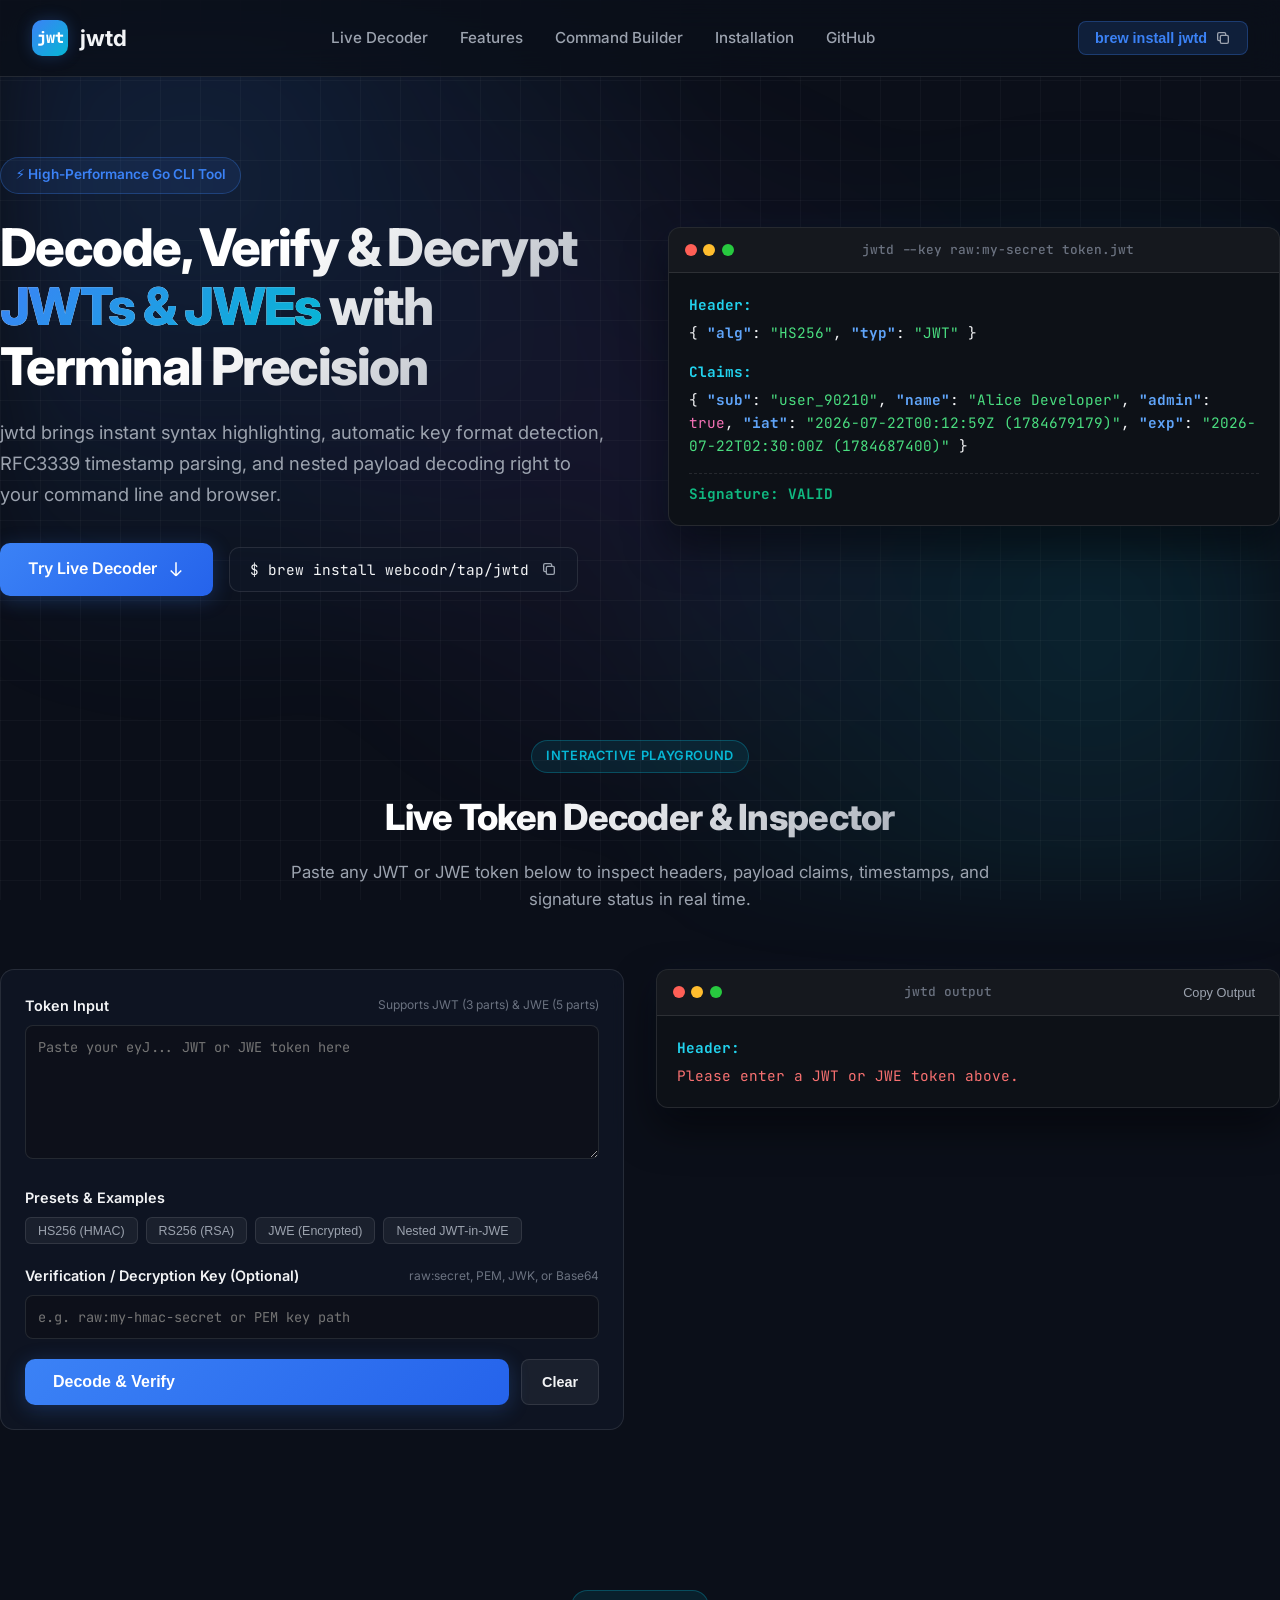
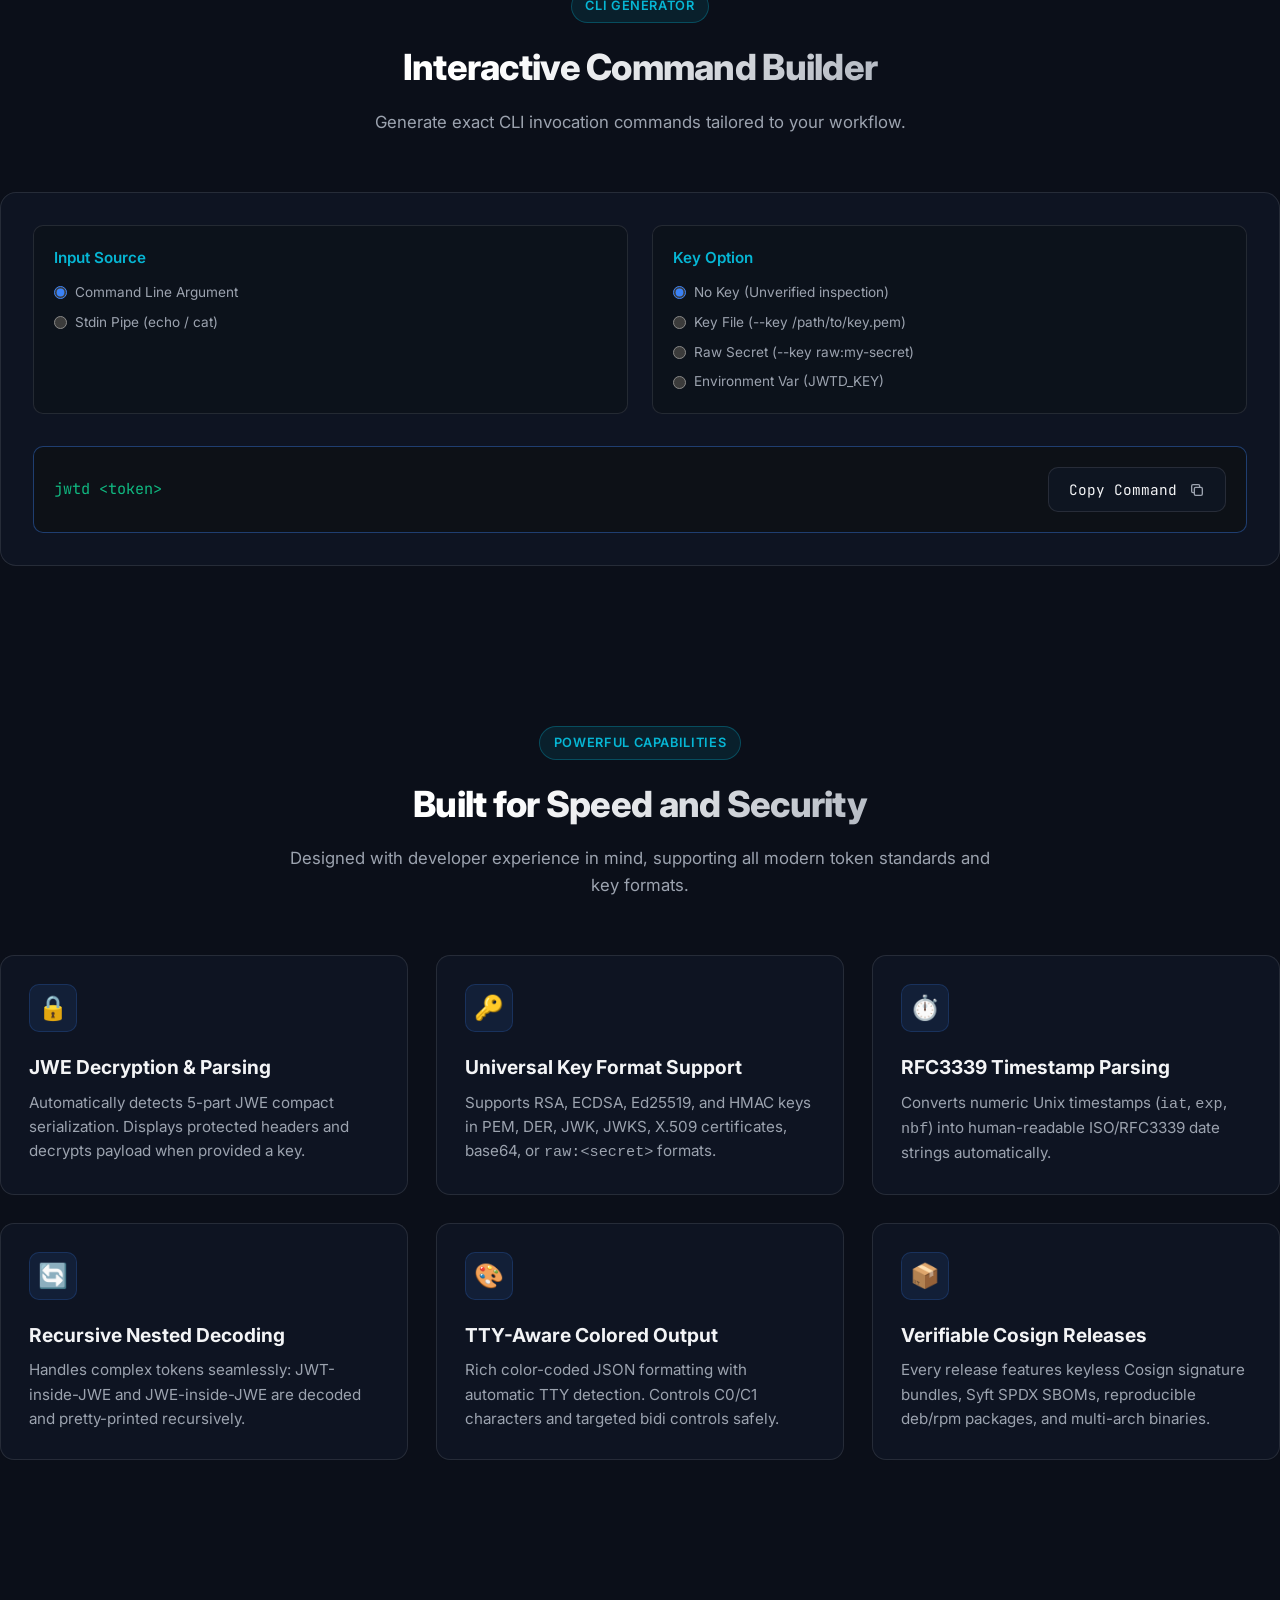
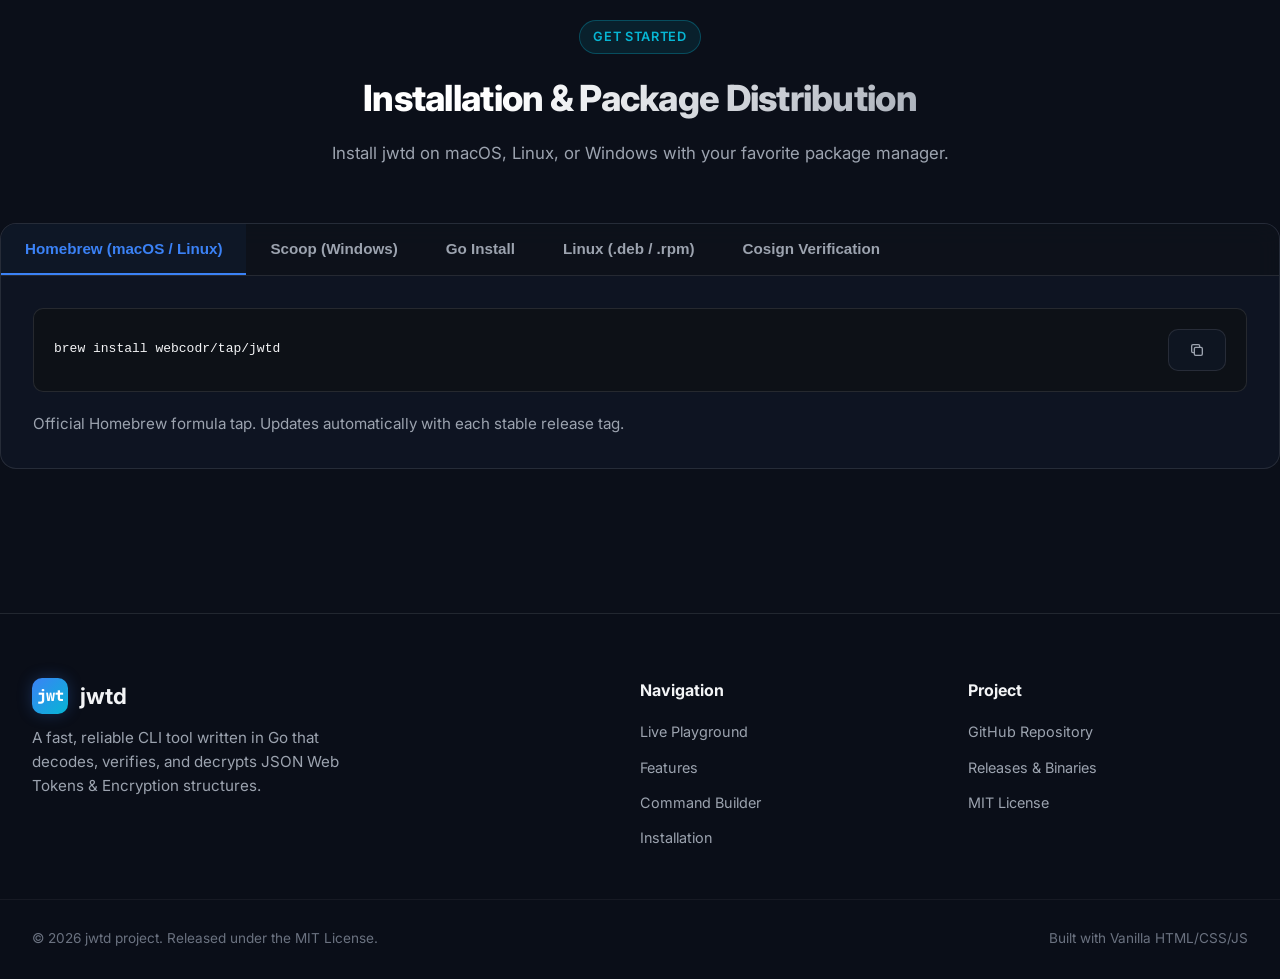
<file: docs/index.html>
<!DOCTYPE html>
<html lang="en">
<head>
  <meta charset="UTF-8">
  <meta name="viewport" content="width=device-width, initial-scale=1.0">
  <title>jwtd — Modern CLI & Inspector for JWT & JWE Tokens</title>
  <meta name="description" content="A CLI tool written in Go that decodes and pretty-prints JSON Web Tokens (JWTs) and JSON Web Encryption (JWE) tokens with syntax-highlighted JSON output and cryptographic verification.">
  <meta name="theme-color" content="#0b0f19">

  <!-- Google Fonts -->
  <link rel="preconnect" href="https://fonts.googleapis.com">
  <link rel="preconnect" href="https://fonts.gstatic.com" crossorigin>
  <link href="https://fonts.googleapis.com/css2?family=Inter:wght@400;500;600;700;800&family=JetBrains+Mono:wght@400;500;600;700;800&display=swap" rel="stylesheet">

  <link rel="stylesheet" href="styles.css">
</head>
<body>

  <!-- Dynamic Background Grids -->
  <div class="bg-grid"></div>
  <div class="bg-pattern"></div>

  <!-- Navbar -->
  <header class="navbar">
    <a href="#" class="brand">
      <div class="brand-icon">jwt</div>
      <span>jwtd</span>
    </a>
    <ul class="nav-links">
      <li><a href="#playground">Live Decoder</a></li>
      <li><a href="#features">Features</a></li>
      <li><a href="#builder">Command Builder</a></li>
      <li><a href="#installation">Installation</a></li>
      <li><a href="https://github.com/webcodr/jwtd" target="_blank" rel="noopener">GitHub</a></li>
    </ul>
    <button class="btn-nav-install" onclick="copySnippet('nav-install-cmd')">
      <span>brew install jwtd</span>
      <span id="nav-install-cmd" style="display:none;">brew install webcodr/tap/jwtd</span>
      <svg class="copy-icon" width="16" height="16" fill="none" stroke="currentColor" stroke-width="2" viewBox="0 0 24 24"><path d="M8 16H6a2 2 0 01-2-2V6a2 2 0 012-2h8a2 2 0 012 2v2m-6 12h8a2 2 0 002-2v-8a2 2 0 00-2-2h-8a2 2 0 00-2 2v8a2 2 0 002 2z"/></svg>
    </button>
  </header>

  <main>
    <!-- Hero Section -->
    <section class="container hero">
      <div class="hero-content">
        <div class="hero-badge">
          <span>⚡ High-Performance Go CLI Tool</span>
        </div>
        <h1 class="hero-title">
          Decode, Verify & Decrypt <span class="highlight">JWTs & JWEs</span> with Terminal Precision
        </h1>
        <p class="hero-subtitle">
          jwtd brings instant syntax highlighting, automatic key format detection, RFC3339 timestamp parsing, and nested payload decoding right to your command line and browser.
        </p>
        <div class="hero-ctas">
          <a href="#playground" class="btn-primary">
            <span>Try Live Decoder</span>
            <svg width="18" height="18" fill="none" stroke="currentColor" stroke-width="2" viewBox="0 0 24 24"><path d="M19 14l-7 7m0 0l-7-7m7 7V3"/></svg>
          </a>
          <button class="btn-code-copy" onclick="copySnippet('hero-cmd')">
            <span id="hero-cmd">$ brew install webcodr/tap/jwtd</span>
            <svg class="copy-icon" width="16" height="16" fill="none" stroke="currentColor" stroke-width="2" viewBox="0 0 24 24"><path d="M8 16H6a2 2 0 01-2-2V6a2 2 0 012-2h8a2 2 0 012 2v2m-6 12h8a2 2 0 002-2v-8a2 2 0 00-2-2h-8a2 2 0 00-2 2v8a2 2 0 002 2z"/></svg>
          </button>
        </div>
      </div>

      <!-- Hero Terminal Mockup -->
      <div class="terminal-window">
        <div class="terminal-header">
          <div class="terminal-dots">
            <div class="dot dot-red"></div>
            <div class="dot dot-yellow"></div>
            <div class="dot dot-green"></div>
          </div>
          <span class="terminal-title">jwtd --key raw:my-secret token.jwt</span>
          <div class="terminal-actions"></div>
        </div>
        <div class="terminal-body">
          <span class="jwt-label">Header:</span>
{
  <span class="json-key">"alg"</span>: <span class="json-string">"HS256"</span>,
  <span class="json-key">"typ"</span>: <span class="json-string">"JWT"</span>
}

<span class="jwt-label">Claims:</span>
{
  <span class="json-key">"sub"</span>: <span class="json-string">"user_90210"</span>,
  <span class="json-key">"name"</span>: <span class="json-string">"Alice Developer"</span>,
  <span class="json-key">"admin"</span>: <span class="json-boolean">true</span>,
  <span class="json-key">"iat"</span>: <span class="json-string">"2026-07-22T00:12:59Z (1784679179)"</span>,
  <span class="json-key">"exp"</span>: <span class="json-string">"2026-07-22T02:30:00Z (1784687400)"</span>
}

<span class="sig-status valid">Signature: VALID</span>
        </div>
      </div>
    </section>

    <!-- Interactive Live Playground Section -->
    <section id="playground" class="container section">
      <div class="section-header">
        <span class="section-badge">Interactive Playground</span>
        <h2 class="section-title">Live Token Decoder & Inspector</h2>
        <p class="section-desc">Paste any JWT or JWE token below to inspect headers, payload claims, timestamps, and signature status in real time.</p>
      </div>

      <div class="playground-grid">
        <!-- Input Panel -->
        <div class="playground-controls">
          <div class="form-group">
            <div class="form-label">
              <span>Token Input</span>
              <span class="form-hint">Supports JWT (3 parts) & JWE (5 parts)</span>
            </div>
            <textarea id="input-token" class="form-control" rows="6" placeholder="Paste your eyJ... JWT or JWE token here"></textarea>
          </div>

          <div class="form-group">
            <div class="form-label">
              <span>Presets & Examples</span>
            </div>
            <div class="presets-container">
              <button class="preset-btn" data-preset="hs256">HS256 (HMAC)</button>
              <button class="preset-btn" data-preset="rs256">RS256 (RSA)</button>
              <button class="preset-btn" data-preset="jwe">JWE (Encrypted)</button>
              <button class="preset-btn" data-preset="nested">Nested JWT-in-JWE</button>
            </div>
          </div>

          <div class="form-group">
            <div class="form-label">
              <span>Verification / Decryption Key (Optional)</span>
              <span class="form-hint">raw:secret, PEM, JWK, or Base64</span>
            </div>
            <input type="text" id="input-key" class="form-control" placeholder="e.g. raw:my-hmac-secret or PEM key path">
          </div>

          <div class="action-buttons">
            <button id="btn-decode" class="btn-primary" style="flex:1;">
              <span>Decode & Verify</span>
            </button>
            <button id="btn-clear" class="btn-secondary">Clear</button>
          </div>
        </div>

        <!-- Output Terminal Window -->
        <div class="terminal-window">
          <div class="terminal-header">
            <div class="terminal-dots">
              <div class="dot dot-red"></div>
              <div class="dot dot-yellow"></div>
              <div class="dot dot-green"></div>
            </div>
            <span class="terminal-title">jwtd output</span>
            <div class="terminal-actions">
              <button id="btn-copy-json" class="btn-term-action">Copy Output</button>
            </div>
          </div>
          <div id="terminal-output" class="terminal-body">
            <!-- Output dynamically rendered by JS -->
          </div>
        </div>
      </div>
    </section>

    <!-- Interactive Command Builder Section -->
    <section id="builder" class="container section">
      <div class="section-header">
        <span class="section-badge">CLI Generator</span>
        <h2 class="section-title">Interactive Command Builder</h2>
        <p class="section-desc">Generate exact CLI invocation commands tailored to your workflow.</p>
      </div>

      <div class="builder-card">
        <div class="builder-options">
          <div class="option-card">
            <div class="option-title">Input Source</div>
            <div class="radio-group">
              <label class="radio-label">
                <input type="radio" name="builder-source" value="arg" checked>
                <span>Command Line Argument</span>
              </label>
              <label class="radio-label">
                <input type="radio" name="builder-source" value="pipe">
                <span>Stdin Pipe (echo / cat)</span>
              </label>
            </div>
          </div>

          <div class="option-card">
            <div class="option-title">Key Option</div>
            <div class="radio-group">
              <label class="radio-label">
                <input type="radio" name="builder-key" value="none" checked>
                <span>No Key (Unverified inspection)</span>
              </label>
              <label class="radio-label">
                <input type="radio" name="builder-key" value="flag">
                <span>Key File (--key /path/to/key.pem)</span>
              </label>
              <label class="radio-label">
                <input type="radio" name="builder-key" value="raw">
                <span>Raw Secret (--key raw:my-secret)</span>
              </label>
              <label class="radio-label">
                <input type="radio" name="builder-key" value="env">
                <span>Environment Var (JWTD_KEY)</span>
              </label>
            </div>
          </div>
        </div>

        <div class="command-output-box">
          <span id="builder-command-text" class="command-text">jwtd &lt;token&gt;</span>
          <button id="btn-copy-builder-cmd" class="btn-code-copy">
            <span>Copy Command</span>
            <svg class="copy-icon" width="16" height="16" fill="none" stroke="currentColor" stroke-width="2" viewBox="0 0 24 24"><path d="M8 16H6a2 2 0 01-2-2V6a2 2 0 012-2h8a2 2 0 012 2v2m-6 12h8a2 2 0 002-2v-8a2 2 0 00-2-2h-8a2 2 0 00-2 2v8a2 2 0 002 2z"/></svg>
          </button>
        </div>
      </div>
    </section>

    <!-- Key Features Grid -->
    <section id="features" class="container section">
      <div class="section-header">
        <span class="section-badge">Powerful Capabilities</span>
        <h2 class="section-title">Built for Speed and Security</h2>
        <p class="section-desc">Designed with developer experience in mind, supporting all modern token standards and key formats.</p>
      </div>

      <div class="features-grid">
        <div class="feature-card">
          <div class="feature-icon">🔒</div>
          <h3 class="feature-title">JWE Decryption & Parsing</h3>
          <p class="feature-desc">Automatically detects 5-part JWE compact serialization. Displays protected headers and decrypts payload when provided a key.</p>
        </div>

        <div class="feature-card">
          <div class="feature-icon">🔑</div>
          <h3 class="feature-title">Universal Key Format Support</h3>
          <p class="feature-desc">Supports RSA, ECDSA, Ed25519, and HMAC keys in PEM, DER, JWK, JWKS, X.509 certificates, base64, or <code>raw:&lt;secret&gt;</code> formats.</p>
        </div>

        <div class="feature-card">
          <div class="feature-icon">⏱️</div>
          <h3 class="feature-title">RFC3339 Timestamp Parsing</h3>
          <p class="feature-desc">Converts numeric Unix timestamps (<code>iat</code>, <code>exp</code>, <code>nbf</code>) into human-readable ISO/RFC3339 date strings automatically.</p>
        </div>

        <div class="feature-card">
          <div class="feature-icon">🔄</div>
          <h3 class="feature-title">Recursive Nested Decoding</h3>
          <p class="feature-desc">Handles complex tokens seamlessly: JWT-inside-JWE and JWE-inside-JWE are decoded and pretty-printed recursively.</p>
        </div>

        <div class="feature-card">
          <div class="feature-icon">🎨</div>
          <h3 class="feature-title">TTY-Aware Colored Output</h3>
          <p class="feature-desc">Rich color-coded JSON formatting with automatic TTY detection. Controls C0/C1 characters and targeted bidi controls safely.</p>
        </div>

        <div class="feature-card">
          <div class="feature-icon">📦</div>
          <h3 class="feature-title">Verifiable Cosign Releases</h3>
          <p class="feature-desc">Every release features keyless Cosign signature bundles, Syft SPDX SBOMs, reproducible deb/rpm packages, and multi-arch binaries.</p>
        </div>
      </div>
    </section>

    <!-- Installation Section -->
    <section id="installation" class="container section">
      <div class="section-header">
        <span class="section-badge">Get Started</span>
        <h2 class="section-title">Installation & Package Distribution</h2>
        <p class="section-desc">Install jwtd on macOS, Linux, or Windows with your favorite package manager.</p>
      </div>

      <div class="install-card">
        <div class="tab-headers">
          <button class="tab-btn active" data-tab="tab-brew">Homebrew (macOS / Linux)</button>
          <button class="tab-btn" data-tab="tab-scoop">Scoop (Windows)</button>
          <button class="tab-btn" data-tab="tab-go">Go Install</button>
          <button class="tab-btn" data-tab="tab-packages">Linux (.deb / .rpm)</button>
          <button class="tab-btn" data-tab="tab-cosign">Cosign Verification</button>
        </div>

        <div class="tab-content">
          <!-- Homebrew -->
          <div id="tab-brew" class="tab-pane active">
            <div class="install-snippet">
              <code id="cmd-brew">brew install webcodr/tap/jwtd</code>
              <button class="btn-code-copy" onclick="copySnippet('cmd-brew')">
                <svg class="copy-icon" width="16" height="16" fill="none" stroke="currentColor" stroke-width="2" viewBox="0 0 24 24"><path d="M8 16H6a2 2 0 01-2-2V6a2 2 0 012-2h8a2 2 0 012 2v2m-6 12h8a2 2 0 002-2v-8a2 2 0 00-2-2h-8a2 2 0 00-2 2v8a2 2 0 002 2z"/></svg>
              </button>
            </div>
            <p class="install-desc">Official Homebrew formula tap. Updates automatically with each stable release tag.</p>
          </div>

          <!-- Scoop -->
          <div id="tab-scoop" class="tab-pane">
            <div class="install-snippet">
              <code id="cmd-scoop">scoop bucket add webcodr https://github.com/webcodr/scoop-bucket && scoop install jwtd</code>
              <button class="btn-code-copy" onclick="copySnippet('cmd-scoop')">
                <svg class="copy-icon" width="16" height="16" fill="none" stroke="currentColor" stroke-width="2" viewBox="0 0 24 24"><path d="M8 16H6a2 2 0 01-2-2V6a2 2 0 012-2h8a2 2 0 012 2v2m-6 12h8a2 2 0 002-2v-8a2 2 0 00-2-2h-8a2 2 0 00-2 2v8a2 2 0 002 2z"/></svg>
              </button>
            </div>
            <p class="install-desc">Official Scoop bucket manifest for Windows amd64 and arm64 architectures.</p>
          </div>

          <!-- Go -->
          <div id="tab-go" class="tab-pane">
            <div class="install-snippet">
              <code id="cmd-go">go install github.com/webcodr/jwtd@latest</code>
              <button class="btn-code-copy" onclick="copySnippet('cmd-go')">
                <svg class="copy-icon" width="16" height="16" fill="none" stroke="currentColor" stroke-width="2" viewBox="0 0 24 24"><path d="M8 16H6a2 2 0 01-2-2V6a2 2 0 012-2h8a2 2 0 012 2v2m-6 12h8a2 2 0 002-2v-8a2 2 0 00-2-2h-8a2 2 0 00-2 2v8a2 2 0 002 2z"/></svg>
              </button>
            </div>
            <p class="install-desc">Requires Go 1.26 or higher. Compiles directly from source.</p>
          </div>

          <!-- Linux Packages -->
          <div id="tab-packages" class="tab-pane">
            <div class="install-snippet">
              <code id="cmd-deb">sudo dpkg -i jwtd-linux-amd64.deb   # Debian / Ubuntu</code>
              <button class="btn-code-copy" onclick="copySnippet('cmd-deb')">
                <svg class="copy-icon" width="16" height="16" fill="none" stroke="currentColor" stroke-width="2" viewBox="0 0 24 24"><path d="M8 16H6a2 2 0 01-2-2V6a2 2 0 012-2h8a2 2 0 012 2v2m-6 12h8a2 2 0 002-2v-8a2 2 0 00-2-2h-8a2 2 0 00-2 2v8a2 2 0 002 2z"/></svg>
              </button>
            </div>
            <div class="install-snippet">
              <code id="cmd-rpm">sudo rpm -i jwtd-linux-amd64.rpm    # Fedora / RHEL / openSUSE</code>
              <button class="btn-code-copy" onclick="copySnippet('cmd-rpm')">
                <svg class="copy-icon" width="16" height="16" fill="none" stroke="currentColor" stroke-width="2" viewBox="0 0 24 24"><path d="M8 16H6a2 2 0 01-2-2V6a2 2 0 012-2h8a2 2 0 002-2v-8a2 2 0 00-2-2h-8a2 2 0 00-2 2v8a2 2 0 002 2z"/></svg>
              </button>
            </div>
            <p class="install-desc">Debian and RPM packages place the <code>jwtd</code> binary at <code>/usr/bin/jwtd</code>.</p>
          </div>

          <!-- Verification -->
          <div id="tab-cosign" class="tab-pane">
            <div class="install-snippet">
              <code id="cmd-cosign">cosign verify-blob --bundle checksums.txt.sigstore.json --certificate-identity-regexp '^https://github.com/webcodr/jwtd/\.github/workflows/release\.yml@' --certificate-oidc-issuer https://token.actions.githubusercontent.com checksums.txt</code>
              <button class="btn-code-copy" onclick="copySnippet('cmd-cosign')">
                <svg class="copy-icon" width="16" height="16" fill="none" stroke="currentColor" stroke-width="2" viewBox="0 0 24 24"><path d="M8 16H6a2 2 0 01-2-2V6a2 2 0 012-2h8a2 2 0 012 2v2m-6 12h8a2 2 0 002-2v-8a2 2 0 00-2-2h-8a2 2 0 00-2 2v8a2 2 0 002 2z"/></svg>
              </button>
            </div>
            <p class="install-desc">Verify keyless Sigstore release provenance and payload checksum integrity.</p>
          </div>
        </div>
      </div>
    </section>
  </main>

  <!-- Footer -->
  <footer class="footer">
    <div class="container footer-grid">
      <div class="footer-brand">
        <a href="#" class="brand">
          <div class="brand-icon">jwt</div>
          <span>jwtd</span>
        </a>
        <p>A fast, reliable CLI tool written in Go that decodes, verifies, and decrypts JSON Web Tokens & Encryption structures.</p>
      </div>

      <div class="footer-col">
        <h4>Navigation</h4>
        <ul>
          <li><a href="#playground">Live Playground</a></li>
          <li><a href="#features">Features</a></li>
          <li><a href="#builder">Command Builder</a></li>
          <li><a href="#installation">Installation</a></li>
        </ul>
      </div>

      <div class="footer-col">
        <h4>Project</h4>
        <ul>
          <li><a href="https://github.com/webcodr/jwtd" target="_blank" rel="noopener">GitHub Repository</a></li>
          <li><a href="https://github.com/webcodr/jwtd/releases" target="_blank" rel="noopener">Releases & Binaries</a></li>
          <li><a href="https://github.com/webcodr/jwtd/blob/main/LICENSE" target="_blank" rel="noopener">MIT License</a></li>
        </ul>
      </div>
    </div>

    <div class="container footer-bottom">
      <span>&copy; 2026 jwtd project. Released under the MIT License.</span>
      <span>Built with Vanilla HTML/CSS/JS</span>
    </div>
  </footer>

  <script src="app.js"></script>
</body>
</html>
</file>
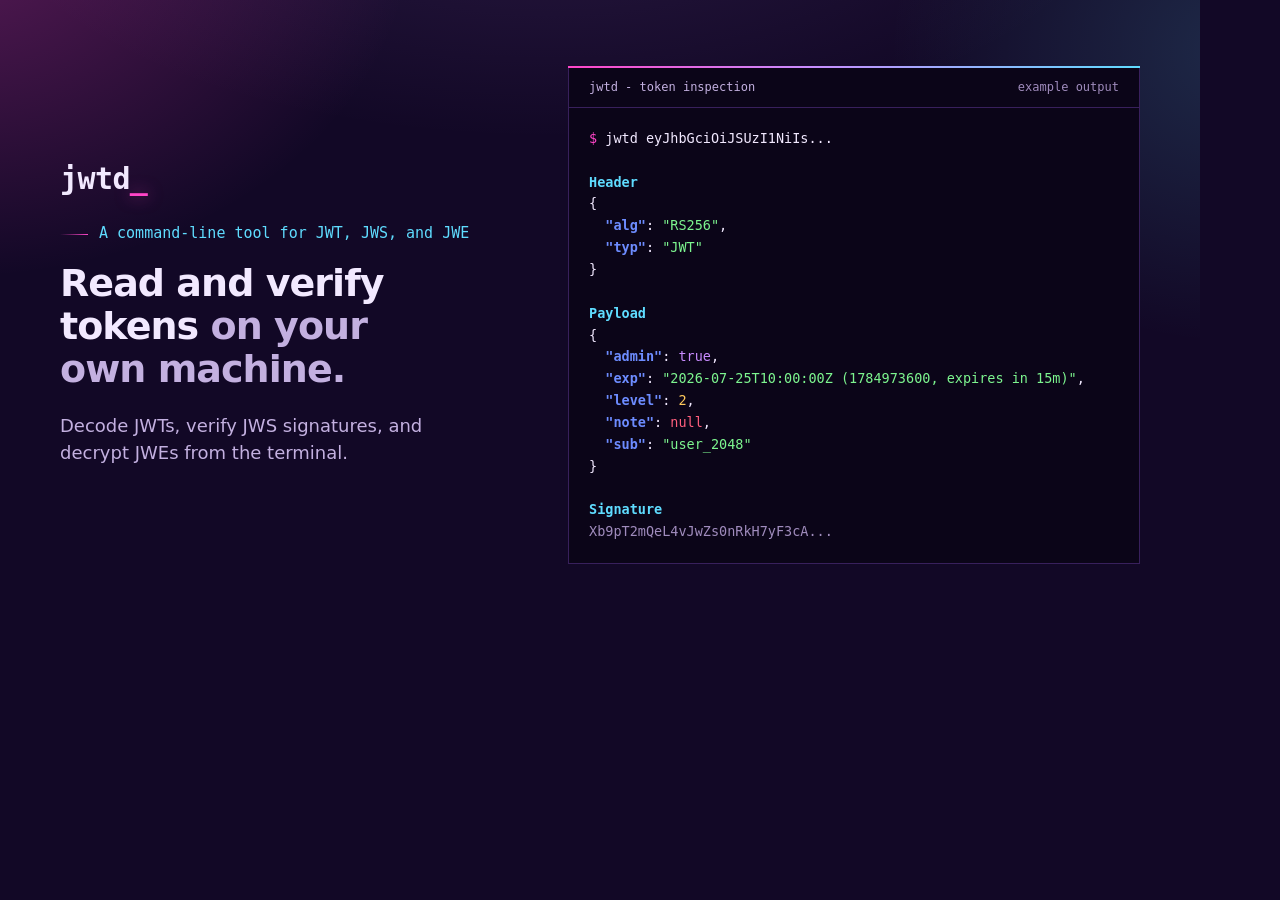
<file: og/og.html>
<!doctype html>
<!--
  Source for site/og.png, the 1200x630 Open Graph card.

  This file is not deployed: the Pages artifact is the site/ directory, so a
  page in there would be published. Only the rendered PNG ships.

  Regenerate after any change to the site palette or this file:

    chromium --headless --disable-gpu --hide-scrollbars \
      --window-size=1200,630 --force-device-scale-factor=2 \
      --screenshot=/tmp/og@2x.png og/og.html
    magick /tmp/og@2x.png -resize 1200x630 -strip \
      -define png:compression-level=9 -define png:compression-filter=1 site/og.png

  Rendering at 2x and downsampling is what keeps the small mono text crisp.
  Keep the output truecolor: quantizing to a palette halves the file but
  dithers the bloom into visible mottling, and 170 KB is well inside every
  platform's limit.
  The output must stay exactly 1200x630: index.html hard-codes those numbers in
  og:image:width / og:image:height, and TestOpenGraphCard enforces it.

  The colors below are copied from site/styles.css and must stay in step with
  it. The code sample is a line-for-line subset of the hero specimen in
  site/index.html, so the card cannot claim output the site does not.
-->
<html lang="en">
  <head>
    <meta charset="utf-8" />
    <title>jwtd Open Graph card</title>
    <style>
      :root {
        --background: #120826;
        --background-deep: #0b0518;
        --border: #38205c;
        --text: #f2e9ff;
        --muted: #c3b0e0;
        --comment: #a08cbd;
        --pink: #ff45c8;
        --blue: #6d8cff;
        --cyan: #5fdcff;
        --green: #7df58f;
        --yellow: #ffc95c;
        --magenta: #c98cff;
        --red: #ff5f7d;
        --sans: "Adwaita Sans", system-ui, sans-serif;
        --mono: "JetBrains Mono", "JetBrainsMono Nerd Font", ui-monospace, monospace;
      }

      * {
        box-sizing: border-box;
      }

      html,
      body {
        width: 1200px;
        height: 630px;
        margin: 0;
        overflow: hidden;
      }

      body {
        position: relative;
        display: grid;
        grid-template-columns: 452px 1fr;
        align-items: center;
        gap: 56px;
        background: var(--background);
        color: var(--text);
        font-family: var(--sans);
        padding: 56px 60px;
        -webkit-font-smoothing: antialiased;
      }

      /* The site's ambient bloom, recomposed for a 1.9:1 card. */
      body::before {
        content: "";
        position: absolute;
        z-index: 0;
        inset: 0;
        background:
          radial-gradient(680px 520px at -4% -12%, rgba(255, 69, 200, 0.3), transparent 68%),
          radial-gradient(560px 460px at 104% 8%, rgba(95, 220, 255, 0.16), transparent 64%),
          radial-gradient(820px 360px at 46% -18%, rgba(201, 140, 255, 0.12), transparent 70%);
      }

      .copy,
      .specimen {
        position: relative;
        z-index: 1;
        min-width: 0;
      }

      .wordmark {
        margin: 0 0 30px;
        color: var(--text);
        font-family: var(--mono);
        font-size: 30px;
        font-weight: 700;
        letter-spacing: -0.02em;
        line-height: 1;
      }

      .wordmark span {
        color: var(--pink);
        text-shadow: 0 0 16px rgba(255, 69, 200, 0.6);
      }

      .eyebrow {
        display: flex;
        align-items: center;
        gap: 11px;
        margin: 0 0 18px;
        color: var(--cyan);
        font-family: var(--mono);
        font-size: 15px;
        line-height: 1.3;
      }

      .eyebrow::before {
        content: "";
        flex: 0 0 auto;
        width: 28px;
        height: 1px;
        background: linear-gradient(90deg, transparent, var(--pink));
      }

      h1 {
        margin: 0 0 20px;
        font-size: 38px;
        font-weight: 700;
        letter-spacing: -0.025em;
        line-height: 1.14;
        text-wrap: balance;
      }

      h1 span {
        color: var(--muted);
      }

      .lede {
        max-width: 24em;
        margin: 0;
        color: var(--muted);
        font-size: 18px;
        line-height: 1.5;
      }

      .specimen {
        border: 1px solid var(--border);
        background: var(--background-deep);
      }

      .specimen-head {
        position: relative;
        display: flex;
        align-items: baseline;
        justify-content: space-between;
        gap: 16px;
        border-bottom: 1px solid var(--border);
        padding: 13px 20px;
        font-family: var(--mono);
        font-size: 12px;
      }

      .specimen-head::before {
        content: "";
        position: absolute;
        inset: -1px -1px auto;
        height: 2px;
        background: linear-gradient(90deg, var(--pink), var(--magenta) 42%, var(--cyan));
      }

      .specimen-head b {
        color: var(--muted);
        font-weight: 400;
      }

      .specimen-head i {
        color: var(--comment);
        font-style: normal;
      }

      pre {
        margin: 0;
        padding: 20px;
        color: var(--text);
        font-family: var(--mono);
        font-size: 13.5px;
        line-height: 1.62;
      }

      .prompt {
        color: var(--pink);
      }

      .k {
        color: var(--blue);
        font-weight: 600;
      }

      .s {
        color: var(--green);
      }

      .num {
        color: var(--yellow);
      }

      .b {
        color: var(--magenta);
      }

      .n {
        color: var(--red);
      }

      .l {
        color: var(--cyan);
        font-weight: 700;
      }

      .sig {
        color: var(--comment);
      }
    </style>
  </head>
  <body>
    <div class="copy">
      <p class="wordmark">jwtd<span>_</span></p>
      <p class="eyebrow">A command-line tool for JWT, JWS, and JWE</p>
      <h1>Read and verify tokens <span>on your own machine.</span></h1>
      <p class="lede">
        Decode JWTs, verify JWS signatures, and decrypt JWEs from the terminal.
      </p>
    </div>

    <div class="specimen">
      <div class="specimen-head">
        <b>jwtd - token inspection</b><i>example output</i>
      </div>
      <pre><span class="prompt">$</span> jwtd eyJhbGciOiJSUzI1NiIs...

<span class="l">Header</span>
{
  <span class="k">"alg"</span>: <span class="s">"RS256"</span>,
  <span class="k">"typ"</span>: <span class="s">"JWT"</span>
}

<span class="l">Payload</span>
{
  <span class="k">"admin"</span>: <span class="b">true</span>,
  <span class="k">"exp"</span>: <span class="s">"2026-07-25T10:00:00Z (1784973600, expires in 15m)"</span>,
  <span class="k">"level"</span>: <span class="num">2</span>,
  <span class="k">"note"</span>: <span class="n">null</span>,
  <span class="k">"sub"</span>: <span class="s">"user_2048"</span>
}

<span class="l">Signature</span>
<span class="sig">Xb9pT2mQeL4vJwZs0nRkH7yF3cA...</span></pre>
    </div>
  </body>
</html>
</file>
<file: docs/styles.css>
/* jwtd Design System & Stylesheet */

:root {
  --bg-dark: #0b0f19;
  --bg-card: rgba(17, 24, 39, 0.7);
  --bg-card-hover: rgba(31, 41, 55, 0.8);
  --bg-terminal: #0d1117;
  --border-color: rgba(255, 255, 255, 0.1);
  --border-color-glow: rgba(59, 130, 246, 0.4);
  
  --primary-blue: #3b82f6;
  --primary-blue-glow: rgba(59, 130, 246, 0.25);
  --cyan-accent: #06b6d4;
  --green-accent: #10b981;
  --yellow-accent: #eab308;
  --magenta-accent: #ec4899;
  --red-accent: #ef4444;
  --purple-glow: #8b5cf6;
  
  --text-main: #f3f4f6;
  --text-muted: #9ca3af;
  --text-dim: #6b7280;
  
  /* jwtd Syntax Highlight Colors */
  --jwt-key: #60a5fa;        /* Bold Blue */
  --jwt-string: #4ade80;     /* Green */
  --jwt-number: #facc15;     /* Yellow */
  --jwt-boolean: #f472b6;    /* Magenta */
  --jwt-null: #f87171;       /* Red */
  --jwt-label: #22d3ee;      /* Bold Cyan */
  --jwt-sig: #94a3b8;        /* Dim */
  
  --font-sans: 'Inter', system-ui, -apple-system, BlinkMacSystemFont, 'Segoe UI', Roboto, Oxygen, Ubuntu, Cantarell, sans-serif;
  --font-mono: 'JetBrains Mono', 'Fira Code', 'Roboto Mono', Consolas, Monaco, monospace;
}

* {
  box-sizing: border-box;
  margin: 0;
  padding: 0;
}

html {
  scroll-behavior: smooth;
  color-scheme: dark;
}

body {
  background-color: var(--bg-dark);
  color: var(--text-main);
  font-family: var(--font-sans);
  line-height: 1.6;
  overflow-x: hidden;
  position: relative;
}

/* Background Animated Gradient Mesh */
.bg-grid {
  position: fixed;
  top: 0;
  left: 0;
  width: 100vw;
  height: 100vh;
  z-index: -2;
  background-image: 
    radial-gradient(circle at 15% 20%, rgba(59, 130, 246, 0.15) 0%, transparent 40%),
    radial-gradient(circle at 85% 70%, rgba(6, 182, 212, 0.12) 0%, transparent 40%),
    radial-gradient(circle at 50% 50%, rgba(139, 92, 246, 0.08) 0%, transparent 50%);
  filter: blur(40px);
}

.bg-pattern {
  position: fixed;
  top: 0;
  left: 0;
  width: 100vw;
  height: 100vh;
  z-index: -1;
  background-size: 40px 40px;
  background-image: 
    linear-gradient(to right, rgba(255, 255, 255, 0.03) 1px, transparent 1px),
    linear-gradient(to bottom, rgba(255, 255, 255, 0.03) 1px, transparent 1px);
  pointer-events: none;
}

/* Navbar */
.navbar {
  display: flex;
  justify-content: space-between;
  align-items: center;
  padding: 1.25rem 2rem;
  max-width: 1280px;
  margin: 0 auto;
  position: sticky;
  top: 0;
  z-index: 100;
  backdrop-filter: blur(16px);
  -webkit-backdrop-filter: blur(16px);
  background: rgba(11, 15, 25, 0.8);
  border-bottom: 1px solid var(--border-color);
}

.brand {
  display: flex;
  align-items: center;
  gap: 0.75rem;
  text-decoration: none;
  color: var(--text-main);
  font-weight: 700;
  font-size: 1.4rem;
}

.brand-icon {
  width: 36px;
  height: 36px;
  background: linear-gradient(135deg, var(--primary-blue), var(--cyan-accent));
  border-radius: 10px;
  display: flex;
  align-items: center;
  justify-content: center;
  font-family: var(--font-mono);
  font-size: 0.95rem;
  font-weight: 800;
  color: #fff;
  box-shadow: 0 0 15px var(--primary-blue-glow);
}

.nav-links {
  display: flex;
  gap: 2rem;
  align-items: center;
  list-style: none;
}

.nav-links a {
  color: var(--text-muted);
  text-decoration: none;
  font-weight: 500;
  font-size: 0.95rem;
  transition: color 0.2s ease;
}

.nav-links a:hover {
  color: var(--text-main);
}

.btn-nav-install {
  background: rgba(59, 130, 246, 0.15);
  color: var(--primary-blue);
  border: 1px solid rgba(59, 130, 246, 0.3);
  padding: 0.5rem 1rem;
  border-radius: 8px;
  font-weight: 600;
  font-size: 0.9rem;
  cursor: pointer;
  transition: all 0.2s ease;
  display: flex;
  align-items: center;
  gap: 0.5rem;
}

.btn-nav-install:hover {
  background: var(--primary-blue);
  color: #fff;
  box-shadow: 0 0 15px var(--primary-blue-glow);
}

/* Mobile Menu Toggle */
.mobile-toggle {
  display: none;
  background: none;
  border: none;
  color: var(--text-main);
  font-size: 1.5rem;
  cursor: pointer;
}

/* Layout Containers */
.container {
  max-width: 1280px;
  margin: 0 auto;
  padding: 0 2rem;
}

.section {
  padding: 5rem 0;
}

.section-header {
  text-align: center;
  max-width: 700px;
  margin: 0 auto 3.5rem auto;
}

.section-badge {
  display: inline-block;
  padding: 0.35rem 0.85rem;
  background: rgba(6, 182, 212, 0.1);
  color: var(--cyan-accent);
  border: 1px solid rgba(6, 182, 212, 0.3);
  border-radius: 999px;
  font-size: 0.8rem;
  font-weight: 600;
  text-transform: uppercase;
  letter-spacing: 0.05em;
  margin-bottom: 1rem;
}

.section-title {
  font-size: 2.25rem;
  font-weight: 800;
  letter-spacing: -0.02em;
  margin-bottom: 0.75rem;
  background: linear-gradient(135deg, #ffffff 30%, var(--text-muted) 100%);
  -webkit-background-clip: text;
  -webkit-text-fill-color: transparent;
}

.section-desc {
  color: var(--text-muted);
  font-size: 1.05rem;
}

/* Hero Section */
.hero {
  padding: 5rem 0 4rem 0;
  display: grid;
  grid-template-columns: 1fr 1fr;
  gap: 3.5rem;
  align-items: center;
}

.hero-content {
  display: flex;
  flex-direction: column;
  align-items: flex-start;
}

.hero-badge {
  display: inline-flex;
  align-items: center;
  gap: 0.5rem;
  padding: 0.4rem 0.9rem;
  background: rgba(59, 130, 246, 0.1);
  border: 1px solid rgba(59, 130, 246, 0.3);
  border-radius: 999px;
  font-size: 0.85rem;
  font-weight: 600;
  color: var(--primary-blue);
  margin-bottom: 1.5rem;
}

.hero-title {
  font-size: 3.25rem;
  line-height: 1.15;
  font-weight: 800;
  letter-spacing: -0.03em;
  margin-bottom: 1.25rem;
  background: linear-gradient(135deg, #ffffff 40%, var(--text-muted) 100%);
  -webkit-background-clip: text;
  -webkit-text-fill-color: transparent;
}

.hero-title .highlight {
  background: linear-gradient(135deg, var(--primary-blue), var(--cyan-accent));
  -webkit-background-clip: text;
  -webkit-text-fill-color: transparent;
}

.hero-subtitle {
  font-size: 1.15rem;
  color: var(--text-muted);
  margin-bottom: 2rem;
  line-height: 1.7;
}

.hero-ctas {
  display: flex;
  gap: 1rem;
  flex-wrap: wrap;
  align-items: center;
}

.btn-primary {
  background: linear-gradient(135deg, var(--primary-blue), #2563eb);
  color: #fff;
  padding: 0.85rem 1.75rem;
  border-radius: 10px;
  font-weight: 600;
  font-size: 1rem;
  text-decoration: none;
  border: none;
  cursor: pointer;
  display: inline-flex;
  align-items: center;
  gap: 0.6rem;
  box-shadow: 0 4px 20px var(--primary-blue-glow);
  transition: all 0.2s ease;
}

.btn-primary:hover {
  transform: translateY(-2px);
  box-shadow: 0 6px 25px rgba(59, 130, 246, 0.4);
}

.btn-code-copy {
  background: var(--bg-card);
  border: 1px solid var(--border-color);
  color: var(--text-main);
  padding: 0.75rem 1.25rem;
  border-radius: 10px;
  font-family: var(--font-mono);
  font-size: 0.9rem;
  cursor: pointer;
  display: inline-flex;
  align-items: center;
  gap: 0.75rem;
  transition: all 0.2s ease;
}

.btn-code-copy:hover {
  border-color: var(--border-color-glow);
  background: var(--bg-card-hover);
}

.copy-icon {
  color: var(--text-muted);
  transition: color 0.2s ease;
}

.btn-code-copy:hover .copy-icon {
  color: var(--cyan-accent);
}

/* Terminal Component */
.terminal-window {
  background: var(--bg-terminal);
  border: 1px solid var(--border-color);
  border-radius: 12px;
  box-shadow: 0 20px 40px rgba(0, 0, 0, 0.5), 0 0 30px rgba(59, 130, 246, 0.05);
  overflow: hidden;
  font-family: var(--font-mono);
  width: 100%;
}

.terminal-header {
  background: rgba(255, 255, 255, 0.03);
  padding: 0.75rem 1rem;
  display: flex;
  justify-content: space-between;
  align-items: center;
  border-bottom: 1px solid var(--border-color);
}

.terminal-dots {
  display: flex;
  gap: 0.4rem;
}

.dot {
  width: 12px;
  height: 12px;
  border-radius: 50%;
}

.dot-red { background: #ff5f56; }
.dot-yellow { background: #ffbd2e; }
.dot-green { background: #27c93f; }

.terminal-title {
  color: var(--text-dim);
  font-size: 0.8rem;
  font-weight: 500;
}

.terminal-actions {
  display: flex;
  gap: 0.5rem;
}

.btn-term-action {
  background: transparent;
  border: none;
  color: var(--text-muted);
  font-size: 0.8rem;
  cursor: pointer;
  padding: 0.2rem 0.5rem;
  border-radius: 4px;
  transition: all 0.2s ease;
}

.btn-term-action:hover {
  background: rgba(255, 255, 255, 0.1);
  color: var(--text-main);
}

.terminal-body {
  padding: 1.25rem;
  font-size: 0.9rem;
  line-height: 1.6;
  max-height: 480px;
  overflow-y: auto;
}

/* Syntax Highlighting Styles for Output */
.jwt-label {
  color: var(--jwt-label);
  font-weight: bold;
  margin-top: 1rem;
  margin-bottom: 0.3rem;
  display: block;
}

.jwt-label:first-child {
  margin-top: 0;
}

.json-key {
  color: var(--jwt-key);
  font-weight: bold;
}

.json-string {
  color: var(--jwt-string);
}

.json-number {
  color: var(--jwt-number);
}

.json-boolean {
  color: var(--jwt-boolean);
}

.json-null {
  color: var(--jwt-null);
}

.timestamp-comment {
  color: var(--text-dim);
  font-style: italic;
  margin-left: 0.4rem;
}

.sig-status {
  margin-top: 1rem;
  padding-top: 0.5rem;
  border-top: 1px dashed rgba(255, 255, 255, 0.1);
  display: block;
}

.sig-status.valid {
  color: var(--green-accent);
  font-weight: bold;
}

.sig-status.invalid {
  color: var(--red-accent);
  font-weight: bold;
}

.sig-status.unverified {
  color: var(--jwt-sig);
  font-style: italic;
}

/* Live Playground Section */
.playground-grid {
  display: grid;
  grid-template-columns: 1fr 1fr;
  gap: 2rem;
  align-items: start;
}

.playground-controls {
  background: var(--bg-card);
  border: 1px solid var(--border-color);
  border-radius: 14px;
  padding: 1.5rem;
  backdrop-filter: blur(12px);
}

.form-group {
  margin-bottom: 1.25rem;
}

.form-label {
  display: flex;
  justify-content: space-between;
  align-items: center;
  font-weight: 600;
  font-size: 0.9rem;
  margin-bottom: 0.5rem;
  color: var(--text-main);
}

.form-hint {
  font-size: 0.75rem;
  color: var(--text-dim);
  font-weight: 400;
}

.form-control {
  width: 100%;
  background: rgba(13, 17, 23, 0.7);
  border: 1px solid var(--border-color);
  border-radius: 8px;
  padding: 0.75rem;
  color: var(--text-main);
  font-family: var(--font-mono);
  font-size: 0.85rem;
  transition: border-color 0.2s ease;
  resize: vertical;
}

.form-control:focus {
  outline: none;
  border-color: var(--primary-blue);
  box-shadow: 0 0 10px var(--primary-blue-glow);
}

.presets-container {
  display: flex;
  gap: 0.5rem;
  flex-wrap: wrap;
  margin-bottom: 1rem;
}

.preset-btn {
  background: rgba(255, 255, 255, 0.05);
  border: 1px solid var(--border-color);
  color: var(--text-muted);
  padding: 0.35rem 0.75rem;
  border-radius: 6px;
  font-size: 0.78rem;
  cursor: pointer;
  transition: all 0.2s ease;
}

.preset-btn:hover {
  background: rgba(59, 130, 246, 0.15);
  color: var(--primary-blue);
  border-color: rgba(59, 130, 246, 0.3);
}

.action-buttons {
  display: flex;
  gap: 0.75rem;
}

.btn-secondary {
  background: rgba(255, 255, 255, 0.05);
  border: 1px solid var(--border-color);
  color: var(--text-main);
  padding: 0.75rem 1.25rem;
  border-radius: 8px;
  font-weight: 600;
  font-size: 0.9rem;
  cursor: pointer;
  transition: all 0.2s ease;
}

.btn-secondary:hover {
  background: rgba(255, 255, 255, 0.1);
}

/* Command Builder Section */
.builder-card {
  background: var(--bg-card);
  border: 1px solid var(--border-color);
  border-radius: 16px;
  padding: 2rem;
  backdrop-filter: blur(12px);
}

.builder-options {
  display: grid;
  grid-template-columns: repeat(auto-fit, minmax(240px, 1fr));
  gap: 1.5rem;
  margin-bottom: 2rem;
}

.option-card {
  background: rgba(13, 17, 23, 0.5);
  border: 1px solid var(--border-color);
  border-radius: 10px;
  padding: 1.25rem;
}

.option-title {
  font-size: 0.95rem;
  font-weight: 600;
  margin-bottom: 0.75rem;
  color: var(--cyan-accent);
}

.radio-group {
  display: flex;
  flex-direction: column;
  gap: 0.5rem;
}

.radio-label {
  display: flex;
  align-items: center;
  gap: 0.5rem;
  font-size: 0.85rem;
  color: var(--text-muted);
  cursor: pointer;
}

.radio-label input {
  accent-color: var(--primary-blue);
}

.command-output-box {
  background: var(--bg-terminal);
  border: 1px solid var(--border-color-glow);
  border-radius: 10px;
  padding: 1.25rem;
  display: flex;
  justify-content: space-between;
  align-items: center;
  font-family: var(--font-mono);
  font-size: 0.95rem;
}

.command-text {
  color: var(--green-accent);
  word-break: break-all;
}

/* Feature Cards Grid */
.features-grid {
  display: grid;
  grid-template-columns: repeat(auto-fit, minmax(340px, 1fr));
  gap: 1.75rem;
}

.feature-card {
  background: var(--bg-card);
  border: 1px solid var(--border-color);
  border-radius: 14px;
  padding: 1.75rem;
  transition: all 0.3s ease;
  backdrop-filter: blur(12px);
  position: relative;
  overflow: hidden;
}

.feature-card::before {
  content: '';
  position: absolute;
  top: 0;
  left: 0;
  width: 100%;
  height: 2px;
  background: linear-gradient(90deg, transparent, var(--primary-blue), transparent);
  opacity: 0;
  transition: opacity 0.3s ease;
}

.feature-card:hover {
  transform: translateY(-4px);
  border-color: rgba(59, 130, 246, 0.3);
  box-shadow: 0 10px 30px rgba(0, 0, 0, 0.4);
}

.feature-card:hover::before {
  opacity: 1;
}

.feature-icon {
  width: 48px;
  height: 48px;
  background: rgba(59, 130, 246, 0.1);
  border: 1px solid rgba(59, 130, 246, 0.2);
  border-radius: 10px;
  display: flex;
  align-items: center;
  justify-content: center;
  font-size: 1.5rem;
  margin-bottom: 1.25rem;
}

.feature-title {
  font-size: 1.2rem;
  font-weight: 700;
  margin-bottom: 0.5rem;
}

.feature-desc {
  color: var(--text-muted);
  font-size: 0.95rem;
  line-height: 1.6;
}

/* Installation Tabs */
.install-card {
  background: var(--bg-card);
  border: 1px solid var(--border-color);
  border-radius: 16px;
  overflow: hidden;
  backdrop-filter: blur(12px);
}

.tab-headers {
  display: flex;
  background: rgba(13, 17, 23, 0.7);
  border-bottom: 1px solid var(--border-color);
  overflow-x: auto;
}

.tab-btn {
  padding: 1rem 1.5rem;
  background: transparent;
  border: none;
  border-bottom: 2px solid transparent;
  color: var(--text-muted);
  font-weight: 600;
  font-size: 0.95rem;
  cursor: pointer;
  white-space: nowrap;
  transition: all 0.2s ease;
}

.tab-btn:hover {
  color: var(--text-main);
}

.tab-btn.active {
  color: var(--primary-blue);
  border-bottom-color: var(--primary-blue);
  background: rgba(59, 130, 246, 0.05);
}

.tab-content {
  padding: 2rem;
}

.tab-pane {
  display: none;
}

.tab-pane.active {
  display: block;
}

.install-snippet {
  background: var(--bg-terminal);
  border: 1px solid var(--border-color);
  border-radius: 10px;
  padding: 1.25rem;
  display: flex;
  justify-content: space-between;
  align-items: center;
  font-family: var(--font-mono);
  margin-bottom: 1.25rem;
}

.install-desc {
  color: var(--text-muted);
  font-size: 0.95rem;
}

/* Footer */
.footer {
  border-top: 1px solid var(--border-color);
  padding: 4rem 0 2rem 0;
  background: rgba(11, 15, 25, 0.9);
  margin-top: 4rem;
}

.footer-grid {
  display: grid;
  grid-template-columns: 2fr 1fr 1fr;
  gap: 3rem;
  margin-bottom: 3rem;
}

.footer-brand p {
  color: var(--text-muted);
  margin-top: 0.75rem;
  font-size: 0.95rem;
  max-width: 320px;
}

.footer-col h4 {
  font-size: 1rem;
  font-weight: 700;
  margin-bottom: 1rem;
  color: var(--text-main);
}

.footer-col ul {
  list-style: none;
  display: flex;
  flex-direction: column;
  gap: 0.6rem;
}

.footer-col a {
  color: var(--text-muted);
  text-decoration: none;
  font-size: 0.9rem;
  transition: color 0.2s ease;
}

.footer-col a:hover {
  color: var(--primary-blue);
}

.footer-bottom {
  border-top: 1px solid rgba(255, 255, 255, 0.05);
  padding-top: 1.75rem;
  display: flex;
  justify-content: space-between;
  align-items: center;
  color: var(--text-dim);
  font-size: 0.85rem;
}

/* Toast Notifications */
.toast-container {
  position: fixed;
  bottom: 2rem;
  right: 2rem;
  z-index: 1000;
  display: flex;
  flex-direction: column;
  gap: 0.5rem;
}

.toast {
  background: #1f2937;
  color: #fff;
  border: 1px solid var(--border-color-glow);
  padding: 0.75rem 1.25rem;
  border-radius: 8px;
  font-size: 0.9rem;
  display: flex;
  align-items: center;
  gap: 0.6rem;
  box-shadow: 0 10px 25px rgba(0, 0, 0, 0.5);
  animation: slideIn 0.3s ease forwards;
}

@keyframes slideIn {
  from {
    transform: translateX(100%);
    opacity: 0;
  }
  to {
    transform: translateX(0);
    opacity: 1;
  }
}

/* Responsive Styles */
@media (max-width: 992px) {
  .hero {
    grid-template-columns: 1fr;
    text-align: center;
  }
  
  .hero-content {
    align-items: center;
  }
  
  .hero-ctas {
    justify-content: center;
  }
  
  .playground-grid {
    grid-template-columns: 1fr;
  }
  
  .footer-grid {
    grid-template-columns: 1fr;
    gap: 2rem;
  }
}

@media (max-width: 768px) {
  .hero-title {
    font-size: 2.25rem;
  }
  
  .nav-links {
    display: none;
  }
  
  .mobile-toggle {
    display: block;
  }
  
  .builder-options {
    grid-template-columns: 1fr;
  }
}
</file>
